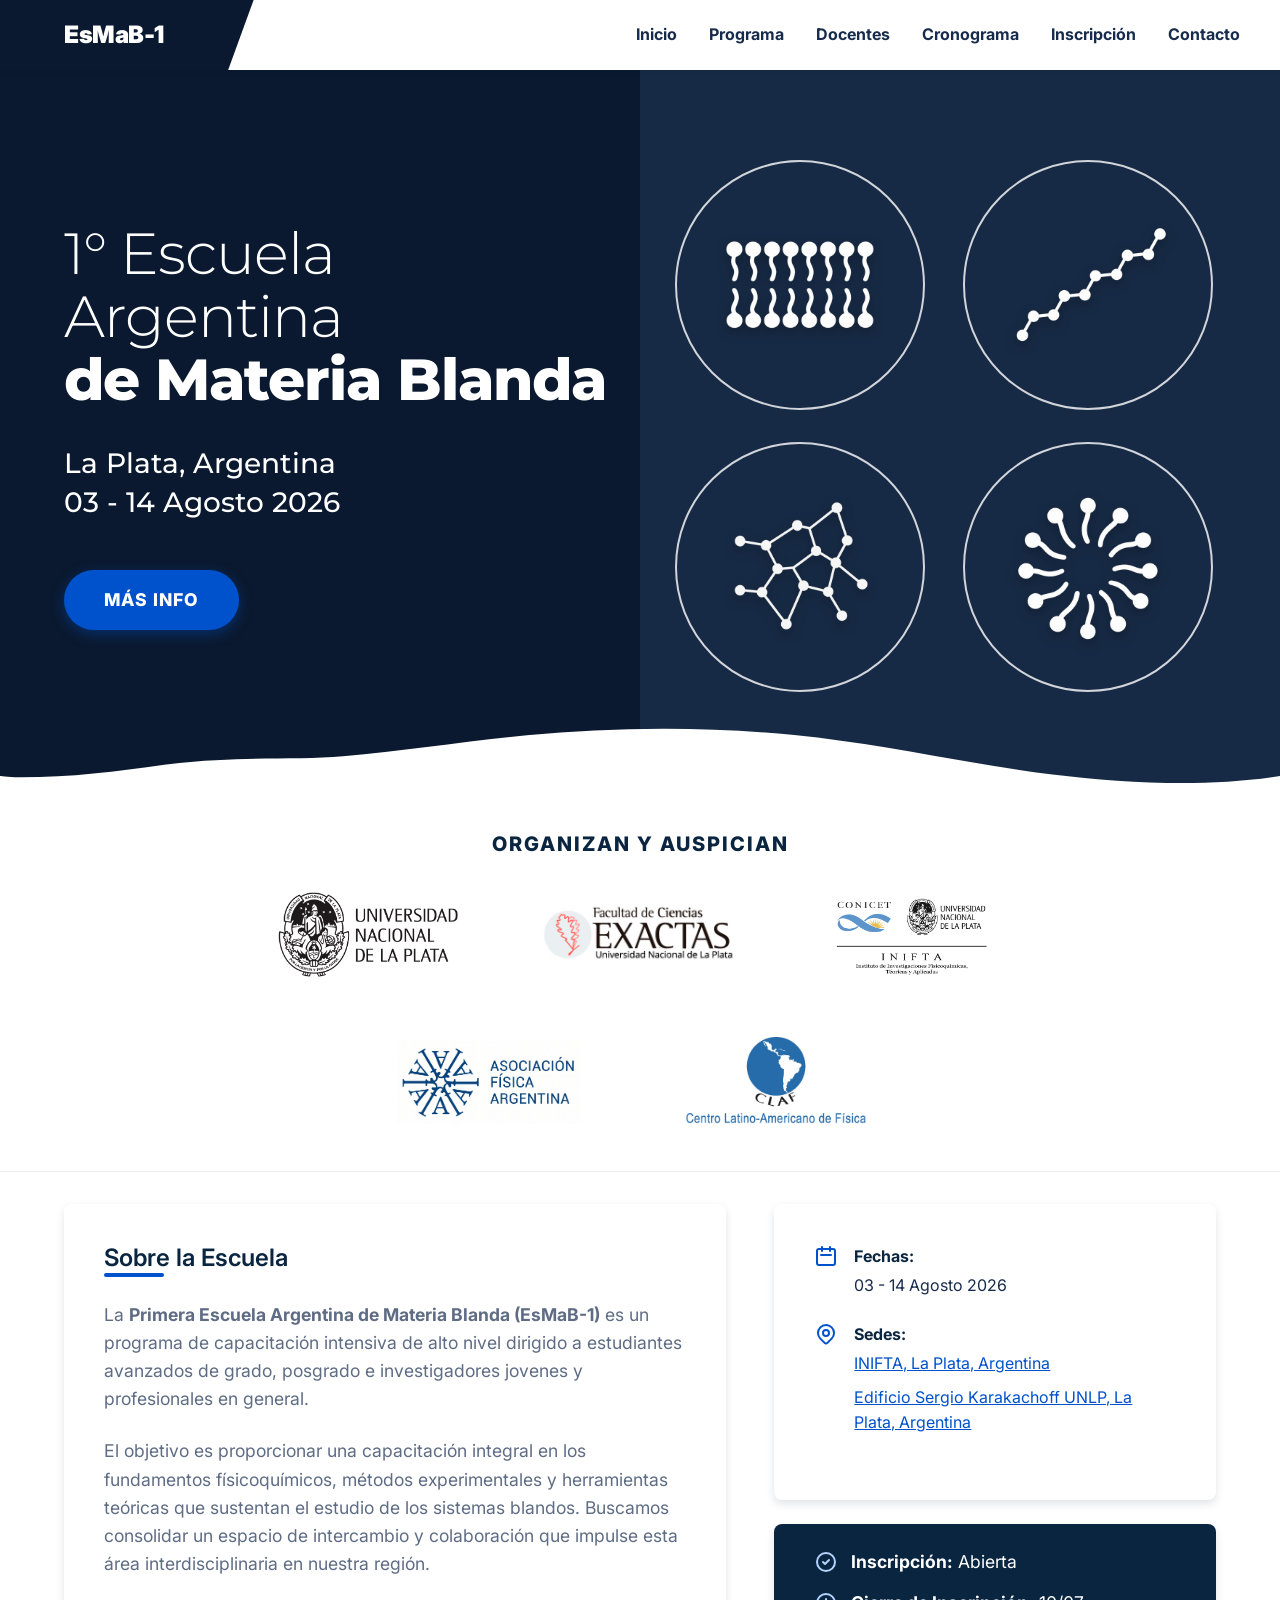
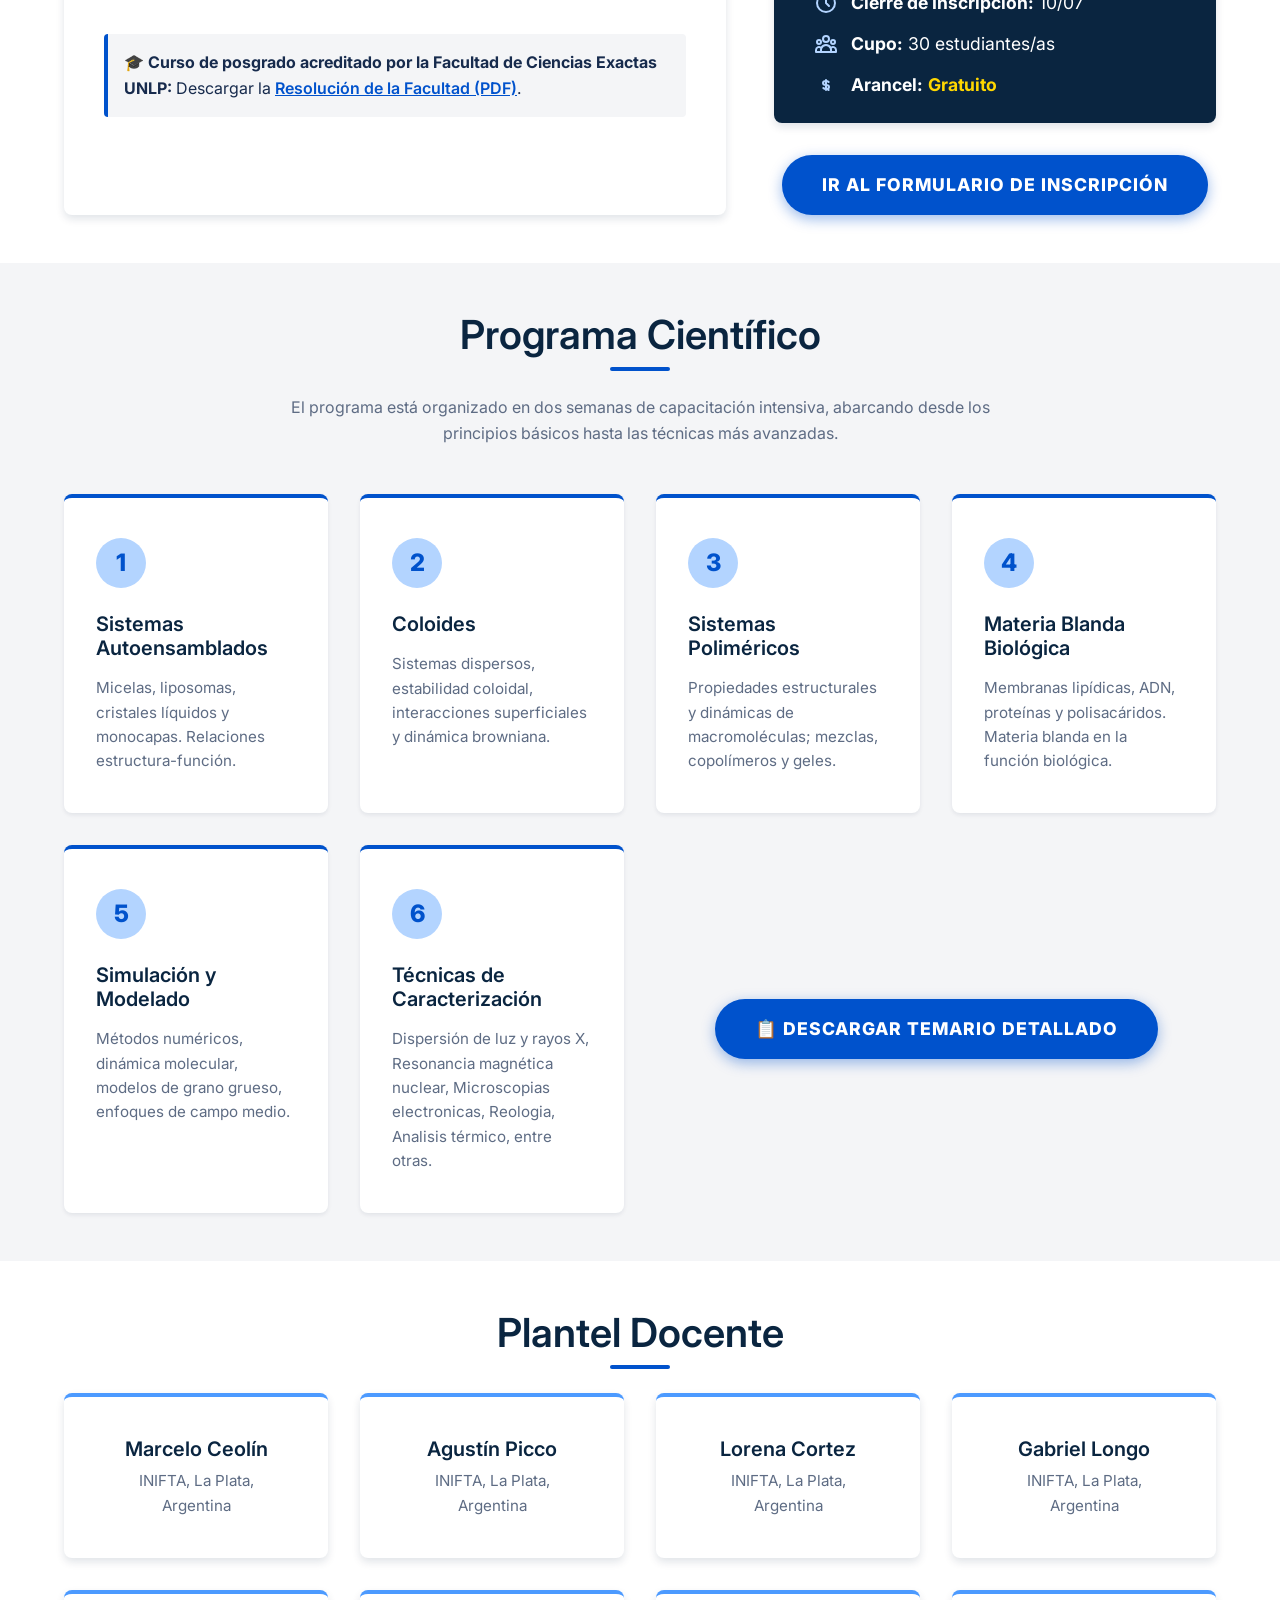
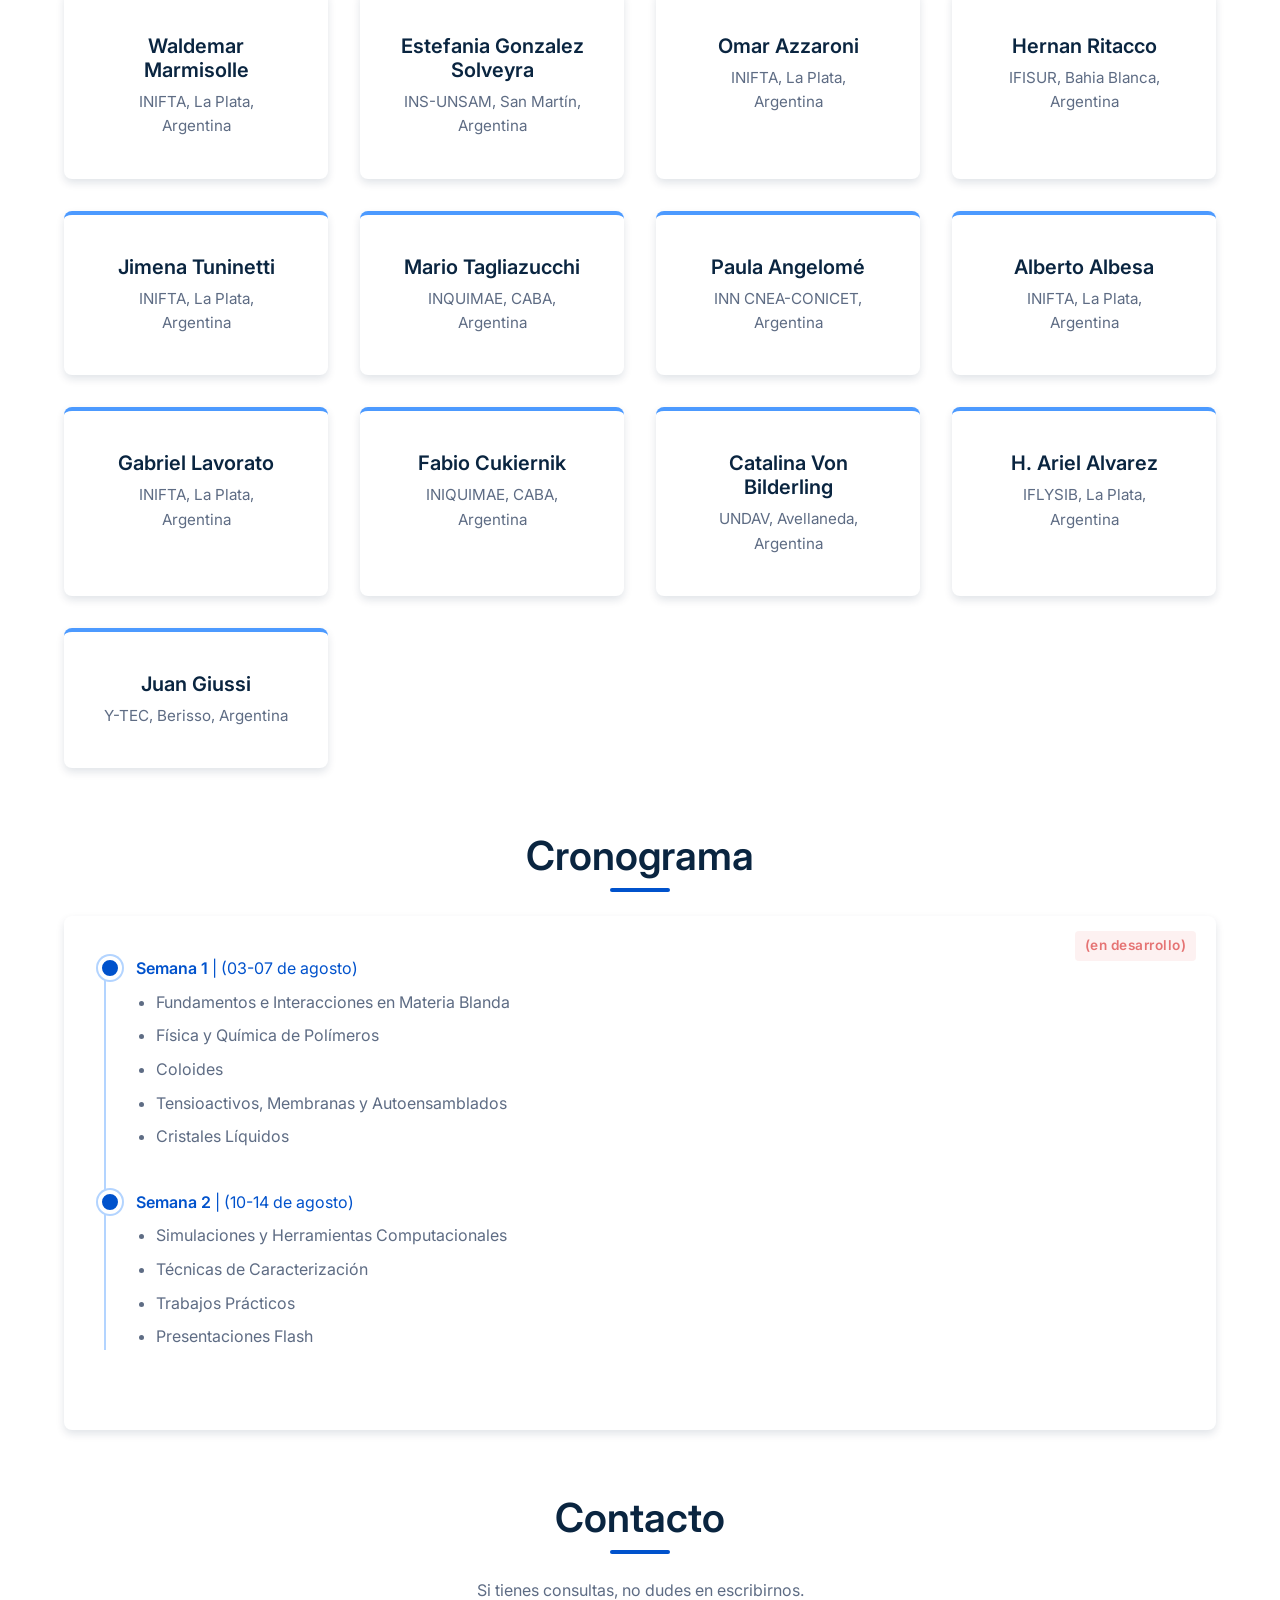
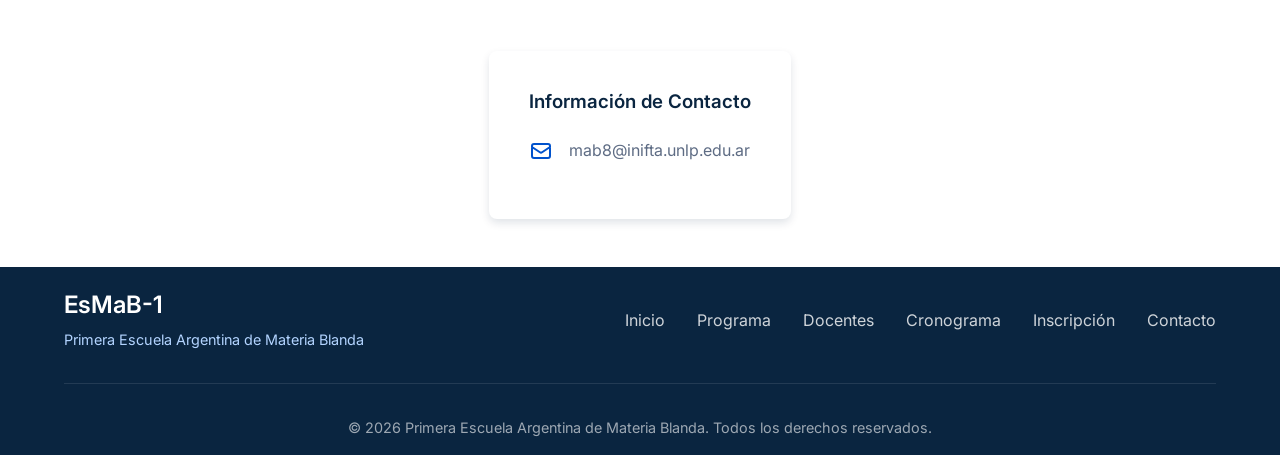
<file: index.html>
<!DOCTYPE html>
<html lang="es">

<head>
    <meta charset="UTF-8">
    <meta name="viewport" content="width=device-width, initial-scale=1.0">
    <title>Primera Escuela Argentina de Materia Blanda | EsMaB-1</title>

    <!-- SEO Básico -->
    <meta name="description"
        content="Primera Escuela Argentina de Materia Blanda (EsMaB-1) en La Plata, Argentina. Capacitación intensiva en fisicoquímica, coloides, polímeros y simulación.">
    <meta name="keywords"
        content="Materia Blanda, Escuela Argentina, EsMaB-1, INIFTA, La Plata, Coloides, Polímeros, Autoensamblado, Simulación, CONICET, UNLP">
    <meta name="author" content="Comité Organizador EsMaB-1">
    <meta name="robots" content="index, follow">

    <!-- Open Graph / Redes Sociales (Facebook, LinkedIn, WhatsApp) -->
    <meta property="og:type" content="website">
    <meta property="og:title" content="Primera Escuela Argentina de Materia Blanda">
    <meta property="og:description"
        content="Capacitación intensiva de alto nivel en materia blanda: 03 al 14 de Agosto 2026, La Plata, Argentina.">
    <meta property="og:image" content="red.png"> <!-- Idealmente usar una imagen específica para compartir -->

    <link rel="stylesheet" href="style.css?v=1.1">
    <link rel="preconnect" href="https://fonts.googleapis.com">
    <link rel="preconnect" href="https://fonts.gstatic.com" crossorigin>
    <link
        href="https://fonts.googleapis.com/css2?family=Inter:wght@300;400;600;800&family=Montserrat:wght@400;500;600;700&display=swap"
        rel="stylesheet">
</head>

<body>
    <!-- Navegación -->
    <nav class="navbar" id="navbar">
        <div class="nav-container">
            <div class="nav-logo-section">
                <a href="#inicio" class="logo-text">EsMaB-1</a>
            </div>
            <div class="mobile-menu-toggle" id="mobile-menu-toggle">
                <span></span>
                <span></span>
                <span></span>
            </div>
            <ul class="nav-links" id="nav-links">
                <li><a href="#inicio">Inicio</a></li>
                <li><a href="#programa">Programa</a></li>
                <li><a href="#docentes">Docentes</a></li>
                <li><a href="#cronograma">Cronograma</a></li>
                <li><a href="#inscripcion">Inscripción</a></li>
                <li><a href="#contacto">Contacto</a></li>
            </ul>
        </div>
    </nav>

    <!-- Sección Inicio / Hero -->
    <header id="inicio" class="hero-section">
        <div class="hero-content split-layout">
            <div class="hero-text-side">
                <h1 class="hero-title"><span class="font-light">1° Escuela Argentina</span><br>de Materia Blanda</h1>
                <div class="hero-date-location">
                    <p>La Plata, Argentina</p>
                    <p>03 - 14 Agosto 2026</p>
                </div>
                <a href="#sobre" class="cta-button">Más info</a>
            </div>
            <div class="hero-visual-side">
                <div class="icon-grid-2x2">
                    <div class="icon-circle">
                        <img src="bicapa.png" alt="Bicapa" class="hero-icon">
                    </div>
                    <div class="icon-circle">
                        <img src="cadena.png" alt="Cadena" class="hero-icon">
                    </div>
                    <div class="icon-circle">
                        <img src="red.png" alt="Red" class="hero-icon">
                    </div>
                    <div class="icon-circle">
                        <img src="micela.png" alt="Micela" class="hero-icon">
                    </div>
                </div>
            </div>
        </div>
        <!-- Forma de onda en la parte inferior del hero para un diseño más dinámico -->
        <div class="wave-divider">
            <svg data-name="Layer 1" xmlns="http://www.w3.org/2000/svg" viewBox="0 0 1200 120"
                preserveAspectRatio="none">
                <path
                    d="M321.39,56.44c58-10.79,114.16-30.13,172-41.86,82.39-16.72,168.19-17.73,250.45-.39C823.78,31,906.67,72,985.66,92.83c70.05,18.48,146.53,26.09,214.34,3V120H0V95.8C-1,95.8,11.23,98.63,20.25,98.63c45.39,0,89.56-11.45,133.56-25.13C223.75,54.76,275.52,65.06,321.39,56.44Z"
                    class="shape-fill"></path>
            </svg>
        </div>
    </header>

    <!-- Banner Institucional (Organizan y Auspician) -->
    <section class="institutional-banner">
        <div class="container">
            <p class="banner-title">ORGANIZAN Y AUSPICIAN</p>
            <div class="logos-grid">
                <div class="logos-row">
                    <a href="https://unlp.edu.ar/" target="_blank" rel="noopener noreferrer" class="logo-item">
                        <img src="logos/Unlp_marca_escudo.png" alt="UNLP" title="Universidad Nacional de La Plata" style="max-height: 85px; max-width: 100%; object-fit: contain;">
                    </a>
                    <a href="https://www.exactas.unlp.edu.ar/" target="_blank" rel="noopener noreferrer" class="logo-item">
                        <img src="logos/ciencias_exactas_unlp_large.jpg" alt="Facultad de Ciencias Exactas - UNLP" title="Facultad de Ciencias Exactas - UNLP" style="max-height: 85px; max-width: 100%; object-fit: contain;">
                    </a>
                    <a href="https://www.inifta.unlp.edu.ar/" target="_blank" rel="noopener noreferrer" class="logo-item">
                        <img src="logos/inifta_logo_large.png" alt="INIFTA" title="INIFTA" style="max-height: 85px; max-width: 100%; object-fit: contain;">
                    </a>
                </div>
                <div class="logos-row">
                    <a href="https://www.fisica.org.ar/" target="_blank" rel="noopener noreferrer" class="logo-item">
                        <img src="logos/logo afa.png" alt="Asociación Física Argentina" title="Asociación Física Argentina" style="max-height: 85px; max-width: 100%; object-fit: contain;">
                    </a>
                    <a href="https://claffisica.org.br/page/el-claf" target="_blank" rel="noopener noreferrer" class="logo-item logo-claf">
                        <img src="logos/claf.png" alt="Centro Latinoamericano de Física" title="Centro Latinoamericano de Física" style="max-height: 98px; max-width: 100%; object-fit: contain;">
                    </a>
                </div>
            </div>
        </div>
    </section>

    <!-- Sobre la Escuela y Dónde -->
    <section id="sobre" class="about-section">
        <div class="container two-columns">
            <div class="about-content box-shadow-card">
                <h2>Sobre la Escuela</h2>
                <div class="accent-line"></div>
                <p>La <strong>Primera Escuela Argentina de Materia Blanda (EsMaB-1)</strong> es un programa de
                    capacitación intensiva de alto nivel dirigido a estudiantes avanzados de grado, posgrado e
                    investigadores jovenes y profesionales en general.</p>
                <p>El objetivo es proporcionar una capacitación integral en los fundamentos físicoquímicos, métodos
                    experimentales y herramientas teóricas que sustentan el estudio de los sistemas blandos.
                    Buscamos consolidar un espacio de intercambio y colaboración que impulse esta área
                    interdisciplinaria en nuestra región.</p>
                <p style="margin-top: 3.5rem; padding: 1rem; background-color: var(--bg-light); border-left: 4px solid var(--secondary-color); border-radius: 4px; font-size: 1rem; color: var(--text-dark);">
                    🎓 <strong>Curso de posgrado acreditado por la Facultad de Ciencias Exactas UNLP:</strong> 
                    Descargar la <a href="Resolucion_Exactas_UNLP.pdf" target="_blank" style="color: var(--secondary-color); font-weight: 600; text-decoration: underline;">Resolución de la Facultad (PDF)</a>.
                </p>
            </div>

            <div class="right-column" style="display: flex; flex-direction: column; gap: 1.5rem;">
                <div class="location-content box-shadow-card">
                    <div class="info-item">
                        <svg class="icon" fill="none" stroke="currentColor" viewBox="0 0 24 24">
                            <path stroke-linecap="round" stroke-linejoin="round" stroke-width="2"
                                d="M8 7V3m8 4V3m-9 8h10M5 21h14a2 2 0 002-2V7a2 2 0 00-2-2H5a2 2 0 00-2 2v12a2 2 0 002 2z">
                            </path>
                        </svg>
                        <div>
                            <strong>Fechas:</strong>
                            <p>03 - 14 Agosto 2026</p>
                        </div>
                    </div>
                    <div class="info-item">
                        <svg class="icon" fill="none" stroke="currentColor" viewBox="0 0 24 24">
                            <path stroke-linecap="round" stroke-linejoin="round" stroke-width="2"
                                d="M17.657 16.657L13.414 20.9a1.998 1.998 0 01-2.827 0l-4.244-4.243a8 8 0 1111.314 0z">
                            </path>
                            <path stroke-linecap="round" stroke-linejoin="round" stroke-width="2"
                                d="M15 11a3 3 0 11-6 0 3 3 0 016 0z"></path>
                        </svg>
                        <div>
                            <strong>Sedes:</strong>
                            <p style="margin-bottom: 0.5rem;">
                                <a href="https://maps.app.goo.gl/SdLPpfBbeJgMUS24A" target="_blank"
                                    rel="noopener noreferrer"
                                    style="color: var(--secondary-color); text-decoration: underline;">
                                    INIFTA, La Plata, Argentina
                                </a>
                            </p>
                            <p>
                                <a href="https://maps.app.goo.gl/LdZJgouAqaRqaZ5cA" target="_blank"
                                    rel="noopener noreferrer"
                                    style="color: var(--secondary-color); text-decoration: underline;">
                                    Edificio Sergio Karakachoff UNLP, La Plata, Argentina
                                </a>
                            </p>
                        </div>
                    </div>
                </div>

                <div id="inscripcion" class="registration-summary box-shadow-card"
                    style="padding: 1.5rem 2.5rem; background-color: var(--primary-color); color: var(--text-light);">
                    <ul style="list-style: none; padding: 0;">
                        <li style="margin-bottom: 0.8rem; display: flex; align-items: center; gap: 0.8rem;">
                            <svg class="icon" style="color: var(--accent-light); width: 24px; height: 24px;" fill="none"
                                stroke="currentColor" viewBox="0 0 24 24">
                                <path stroke-linecap="round" stroke-linejoin="round" stroke-width="2"
                                    d="M9 12l2 2 4-4m6 2a9 9 0 11-18 0 9 9 0 0118 0z"></path>
                            </svg>
                            <span style="font-size: 1.1rem; color: var(--text-light);"><strong>Inscripción:</strong>
                                Abierta</span>
                        </li>
                        <li style="margin-bottom: 0.8rem; display: flex; align-items: center; gap: 0.8rem;">
                            <svg class="icon" style="color: var(--accent-light); width: 24px; height: 24px;" fill="none"
                                stroke="currentColor" viewBox="0 0 24 24">
                                <path stroke-linecap="round" stroke-linejoin="round" stroke-width="2"
                                    d="M12 8v4l3 3m6-3a9 9 0 11-18 0 9 9 0 0118 0z"></path>
                            </svg>
                            <span style="font-size: 1.1rem; color: var(--text-light);"><strong>Cierre de
                                    Inscripción:</strong> 10/07</span>
                        </li>
                        <li style="margin-bottom: 0.8rem; display: flex; align-items: center; gap: 0.8rem;">
                            <svg class="icon" style="color: var(--accent-light); width: 24px; height: 24px;" fill="none"
                                stroke="currentColor" viewBox="0 0 24 24">
                                <path stroke-linecap="round" stroke-linejoin="round" stroke-width="2"
                                    d="M17 20h5v-2a3 3 0 00-5.356-1.857M17 20H7m10 0v-2c0-.656-.126-1.283-.356-1.857M7 20H2v-2a3 3 0 015.356-1.857M7 20v-2c0-.656.126-1.283.356-1.857m0 0a5.002 5.002 0 019.288 0M15 7a3 3 0 11-6 0 3 3 0 016 0zm6 3a2 2 0 11-4 0 2 2 0 014 0zM7 10a2 2 0 11-4 0 2 2 0 014 0z">
                                </path>
                            </svg>
                            <span style="font-size: 1.1rem; color: var(--text-light);"><strong>Cupo:</strong>
                                30 estudiantes/as</span>
                        </li>
                        <li style="display: flex; align-items: center; gap: 0.8rem;">
                            <svg class="icon" style="color: var(--accent-light); width: 24px; height: 24px;" fill="none"
                                stroke="currentColor" viewBox="0 0 24 24">
                                <path stroke-linecap="round" stroke-linejoin="round" stroke-width="2"
                                    d="M12 8c-1.657 0-3 .895-3 2s1.343 2 3 2 3 .895 3 2-1.343 2-3 2m0-8c1.11 0 2.08.407 2.651 1M12 8V7m0 1v8m0 0v1m0-1c-1.11 0-2.08-.407-2.651-1M12 16c1.11 0 2.08.407 2.651 1M12 16v1m0-1V8">
                                </path>
                            </svg>
                            <span style="font-size: 1.1rem; color: var(--text-light);"><strong>Arancel:</strong>
                                <strong style="color: #FFD700;">Gratuito</strong></span>
                        </li>
                    </ul>
                </div>
                <div style="text-align: center; margin-top: -0.5rem;">
                    <a href="https://forms.gle/FUMQKDmBJF7EuE6s7" class="cta-button w-100" target="_blank"
                        rel="noopener noreferrer">Ir al Formulario de Inscripción</a>
                </div>
            </div>
        </div>
    </section>

    <!-- Programa -->
    <section id="programa" class="program-section bg-light">
        <div class="container">
            <h2 class="section-title">Programa Científico</h2>
            <div class="accent-line center"></div>
            <p class="section-subtitle">El programa está organizado en dos semanas de capacitación intensiva, abarcando
                desde los principios básicos hasta las técnicas más avanzadas.</p>

            <div class="program-grid">
                <div class="program-card">
                    <div class="card-icon">1</div>
                    <h3>Sistemas Autoensamblados</h3>
                    <p>Micelas, liposomas, cristales líquidos y monocapas. Relaciones estructura-función.</p>
                </div>
                <div class="program-card">
                    <div class="card-icon">2</div>
                    <h3>Coloides</h3>
                    <p>Sistemas dispersos, estabilidad coloidal, interacciones superficiales y dinámica browniana.</p>
                </div>
                <div class="program-card">
                    <div class="card-icon">3</div>
                    <h3>Sistemas Poliméricos</h3>
                    <p>Propiedades estructurales y dinámicas de macromoléculas; mezclas, copolímeros y geles.</p>
                </div>
                <div class="program-card">
                    <div class="card-icon">4</div>
                    <h3>Materia Blanda Biológica</h3>
                    <p>Membranas lipídicas, ADN, proteínas y polisacáridos. Materia blanda en la función biológica.</p>
                </div>
                <div class="program-card">
                    <div class="card-icon">5</div>
                    <h3>Simulación y Modelado</h3>
                    <p>Métodos numéricos, dinámica molecular, modelos de grano grueso, enfoques de campo medio.</p>
                </div>
                <div class="program-card">
                    <div class="card-icon">6</div>
                    <h3>Técnicas de Caracterización</h3>
                    <p>Dispersión de luz y rayos X, Resonancia magnética nuclear, Microscopias electronicas, Reologia, Analisis térmico, entre otras.
                    </p>
                </div>
                <div class="program-link-card">
                    <a href="temario_Esmab-1.pdf" class="cta-button" target="_blank" style="margin-top: 0;">📋 Descargar Temario Detallado</a>
                </div>
            </div>
        </div>
    </section>

    <!-- Docentes -->
    <section id="docentes" class="teachers-section">
        <div class="container">
            <h2 class="section-title">Plantel Docente</h2>
            <div class="accent-line center"></div>
            <div class="teachers-grid">
                <div class="teacher-card box-shadow-card">
                    <h3>Marcelo Ceolín</h3>
                    <p>INIFTA, La Plata, Argentina</p>
                </div>
                <div class="teacher-card box-shadow-card">
                    <h3>Agustín Picco</h3>
                    <p>INIFTA, La Plata, Argentina</p>
                </div>
                <div class="teacher-card box-shadow-card">
                    <h3>Lorena Cortez</h3>
                    <p>INIFTA, La Plata, Argentina</p>
                </div>
                <div class="teacher-card box-shadow-card">
                    <h3>Gabriel Longo</h3>
                    <p>INIFTA, La Plata, Argentina</p>
                </div>
                <div class="teacher-card box-shadow-card">
                    <h3>Waldemar Marmisolle</h3>
                    <p>INIFTA, La Plata, Argentina</p>
                </div>
                <div class="teacher-card box-shadow-card">
                    <h3>Estefania Gonzalez Solveyra</h3>
                    <p>INS-UNSAM, San Martín, Argentina</p>
                </div>
                <div class="teacher-card box-shadow-card">
                    <h3>Omar Azzaroni</h3>
                    <p>INIFTA, La Plata, Argentina</p>
                </div>
                <div class="teacher-card box-shadow-card">
                    <h3>Hernan Ritacco</h3>
                    <p>IFISUR, Bahia Blanca, Argentina</p>
                </div>
                <div class="teacher-card box-shadow-card">
                    <h3>Jimena Tuninetti</h3>
                    <p>INIFTA, La Plata, Argentina</p>
                </div>
                <div class="teacher-card box-shadow-card">
                    <h3>Mario Tagliazucchi</h3>
                    <p>INQUIMAE, CABA, Argentina</p>
                </div>
                <div class="teacher-card box-shadow-card">
                    <h3>Paula Angelomé</h3>
                    <p>INN CNEA-CONICET, Argentina</p>
                </div>
                <div class="teacher-card box-shadow-card">
                    <h3>Alberto Albesa</h3>
                    <p>INIFTA, La Plata, Argentina</p>
                </div>
                <div class="teacher-card box-shadow-card">
                    <h3>Gabriel Lavorato</h3>
                    <p>INIFTA, La Plata, Argentina</p>
                </div>
                <div class="teacher-card box-shadow-card">
                    <h3>Fabio Cukiernik</h3>
                    <p>INIQUIMAE, CABA, Argentina</p>
                </div>
                <div class="teacher-card box-shadow-card">
                    <h3>Catalina Von Bilderling</h3>
                    <p>UNDAV, Avellaneda, Argentina</p>
                </div>
                <div class="teacher-card box-shadow-card">
                    <h3>H. Ariel Alvarez</h3>
                    <p>IFLYSIB, La Plata, Argentina</p>
                </div>
                <div class="teacher-card box-shadow-card">
                    <h3>Juan Giussi</h3>
                    <p>Y-TEC, Berisso, Argentina</p>
                </div>
            </div>
        </div>
    </section>

    <!-- Cronograma -->
    <section id="cronograma" class="schedule-section">
        <div class="container">
            <h2 class="section-title">Cronograma</h2>
            <div class="accent-line center"></div>

            <div class="schedule-container box-shadow-card" style="position: relative;">
                <span class="status-tag">(en desarrollo)</span>
                <ul class="timeline">
                    <li>
                        <div class="timeline-time">Semana 1 <span style="font-weight: normal;">| (03-07 de
                                agosto)</span>
                        </div>
                        <div class="timeline-content">
                            <ul style="list-style-type: disc; margin-left: 20px; color: var(--text-muted);">
                                <li style="margin-bottom: 0.5rem;">Fundamentos e Interacciones en Materia Blanda</li>
                                <li style="margin-bottom: 0.5rem;">Física y Química de Polímeros</li>
                                <li style="margin-bottom: 0.5rem;">Coloides</li>
                                <li style="margin-bottom: 0.5rem;">Tensioactivos, Membranas y Autoensamblados</li>
                                <li style="margin-bottom: 0.5rem;">Cristales Líquidos</li>
                            </ul>
                        </div>
                    </li>
                    <li>
                        <div class="timeline-time">Semana 2 <span style="font-weight: normal;">| (10-14 de
                                agosto)</span>
                        </div>
                        <div class="timeline-content">
                            <ul style="list-style-type: disc; margin-left: 20px; color: var(--text-muted);">
                                <li style="margin-bottom: 0.5rem;">Simulaciones y Herramientas Computacionales</li>
                                <li style="margin-bottom: 0.5rem;">Técnicas de Caracterización</li>
                                <li style="margin-bottom: 0.5rem;">Trabajos Prácticos</li>
                                <li style="margin-bottom: 0.5rem;">Presentaciones Flash</li>
                            </ul>
                        </div>
                    </li>
                </ul>
            </div>
        </div>
    </section>



    <!-- Contacto -->
    <section id="contacto" class="contact-section">
        <div class="container">
            <h2 class="section-title">Contacto</h2>
            <div class="accent-line center"></div>
            <p class="section-subtitle">Si tienes consultas, no dudes en escribirnos.</p>

            <div class="contact-grid">
                <div class="contact-info box-shadow-card">
                    <h3>Información de Contacto</h3>
                    <ul class="contact-list">
                        <li>
                            <svg class="icon" fill="none" stroke="currentColor" viewBox="0 0 24 24">
                                <path stroke-linecap="round" stroke-linejoin="round" stroke-width="2"
                                    d="M3 8l7.89 5.26a2 2 0 002.22 0L21 8M5 19h14a2 2 0 002-2V7a2 2 0 00-2-2H5a2 2 0 00-2 2v10a2 2 0 002 2z">
                                </path>
                            </svg>
                            <span>mab8@inifta.unlp.edu.ar</span>
                        </li>
                    </ul>
                </div>

            </div>
        </div>
    </section>

    <!-- Footer -->
    <footer class="footer">
        <div class="container">
            <div class="footer-content">
                <div class="footer-logo">
                    <h2>EsMaB-1</h2>
                    <p>Primera Escuela Argentina de Materia Blanda</p>
                </div>
                <div class="footer-links">
                    <a href="#inicio">Inicio</a>
                    <a href="#programa">Programa</a>
                    <a href="#docentes">Docentes</a>
                    <a href="#cronograma">Cronograma</a>
                    <a href="#inscripcion">Inscripción</a>
                    <a href="#contacto">Contacto</a>
                </div>
            </div>
            <div class="footer-bottom">
                <p>&copy; 2026 Primera Escuela Argentina de Materia Blanda. Todos los derechos reservados.</p>
            </div>
        </div>
    </footer>

    <script src="script.js"></script>
</body>

</html>
</file>
<file: style.css>
/* Variables y Paleta de Colores (Azules y Celestes) */
:root {
    --primary-color: #0A2540; /* Azul oscuro elegante */
    --secondary-color: #0052CC; /* Azul medio intenso */
    --accent-color: #4C9AFF; /* Celeste brillante */
    --accent-light: #B3D4FF; /* Celeste suave */
    
    --bg-light: #F4F5F7; /* Fondo gris muy claro/azulado */
    --bg-white: #FFFFFF;
    
    --text-dark: #172B4D;
    --text-muted: #5E6C84;
    --text-light: #FFFFFF;
    
    --shadow-sm: 0 2px 4px rgba(9, 30, 66, 0.08);
    --shadow-md: 0 4px 8px rgba(9, 30, 66, 0.12);
    --shadow-lg: 0 8px 16px rgba(9, 30, 66, 0.16);
    
    --radius: 8px;
    --transition: all 0.3s ease;
}

/* Reseteo y Estilos Base */
* {
    margin: 0;
    padding: 0;
    box-sizing: border-box;
}

html {
    scroll-behavior: smooth;
    font-family: 'Inter', -apple-system, BlinkMacSystemFont, "Segoe UI", Roboto, Helvetica, Arial, sans-serif;
    overflow-x: hidden;
}

body {
    background-color: var(--bg-white);
    color: var(--text-dark);
    line-height: 1.6;
    font-size: 16px;
    overflow-x: hidden;
    width: 100%;
}

h1, h2, h3, h4 {
    font-weight: 600;
    line-height: 1.2;
    color: var(--primary-color);
}

a {
    text-decoration: none;
    color: var(--secondary-color);
    transition: var(--transition);
}

a:hover {
    color: var(--accent-color);
}

/* Utilidades */
.container {
    max-width: 1200px;
    margin: 0 auto;
    padding: 0 24px;
}

.bg-light { background-color: var(--bg-light); }
.bg-primary { background-color: var(--primary-color); }
.text-white { color: var(--text-light); }
.text-white h2, .text-white h3, .text-white p { color: var(--text-light); }
.center-text { text-align: center; }
.w-100 { width: 100%; }

.section-title {
    text-align: center;
    font-size: 2.5rem;
    margin-bottom: 0.5rem;
}

.section-subtitle {
    text-align: center;
    color: var(--text-muted);
    margin-bottom: 3rem;
    max-width: 700px;
    margin-left: auto;
    margin-right: auto;
}

.accent-line {
    height: 4px;
    width: 60px;
    background-color: var(--secondary-color);
    border-radius: 2px;
    margin-bottom: 1.5rem;
}

/* Estilos para etiquetas de estado */
.status-tag {
    position: absolute;
    top: 15px;
    right: 20px;
    font-size: 0.85rem;
    font-weight: 600;
    color: #e57373; /* Rojo suave */
    background-color: rgba(229, 115, 115, 0.1);
    padding: 4px 10px;
    border-radius: 4px;
    letter-spacing: 0.5px;
}
.accent-line.center { margin: 0 auto 1.5rem auto; }
.accent-line.light { background-color: var(--accent-color); }

.box-shadow-card {
    background: var(--bg-white);
    border-radius: var(--radius);
    padding: 2.5rem;
    box-shadow: var(--shadow-md);
    transition: var(--transition);
}

.box-shadow-card:hover {
    box-shadow: var(--shadow-lg);
}

.icon {
    width: 24px;
    height: 24px;
    min-width: 24px;
    flex-shrink: 0;
    color: var(--secondary-color);
}

/* Botones */
.cta-button {
    display: inline-block;
    background-color: var(--secondary-color);
    color: var(--text-light);
    padding: 14px 28px;
    border-radius: 30px;
    font-weight: 600;
    font-size: 1.1rem;
    box-shadow: 0 4px 14px rgba(0, 82, 204, 0.4);
    transition: var(--transition);
    border: none;
    cursor: pointer;
}

.cta-button:hover {
    background-color: var(--accent-color);
    color: var(--text-light);
    transform: translateY(-2px);
    box-shadow: 0 6px 20px rgba(76, 154, 255, 0.5);
}

.btn-outline-light {
    display: inline-block;
    background-color: transparent;
    color: var(--text-light);
    padding: 12px 28px;
    border-radius: 30px;
    font-weight: 600;
    border: 2px solid var(--text-light);
    transition: var(--transition);
}

.btn-outline-light:hover {
    background-color: var(--text-light);
    color: var(--primary-color);
}

.navbar {
    position: fixed;
    top: 0;
    left: 0;
    width: 100%;
    background-color: #ffffff;
    box-shadow: var(--shadow-sm);
    z-index: 1000;
    transition: var(--transition);
}

.nav-container {
    max-width: 1200px;
    margin: 0 auto;
    display: flex;
    justify-content: space-between;
    align-items: center;
}

.nav-logo-section {
    position: relative;
    padding: 1rem 4rem 1rem 24px;
    z-index: 1;
}

.nav-logo-section::before {
    content: '';
    position: absolute;
    top: 0;
    left: -100vw;
    right: 0;
    bottom: 0;
    background-color: #0A192F;
    transform: skewX(-20deg);
    transform-origin: bottom left;
    z-index: -1;
}

.logo-text {
    font-weight: 900;
    font-size: 1.5rem;
    color: #ffffff;
    letter-spacing: -0.5px;
    display: block;
}

.nav-links {
    display: flex;
    list-style: none;
    gap: 2rem;
}

.nav-links a {
    color: var(--text-dark);
    font-weight: bold;
    position: relative;
    padding: 0.5rem 0;
}

.nav-links a::after {
    content: '';
    position: absolute;
    bottom: 0;
    left: 0;
    width: 0;
    height: 2px;
    background-color: var(--secondary-color);
    transition: var(--transition);
}

.nav-links a:hover::after {
    width: 100%;
}

.mobile-menu-toggle {
    display: none;
    flex-direction: column;
    cursor: pointer;
    gap: 5px;
}

.mobile-menu-toggle span {
    display: block;
    width: 25px;
    height: 3px;
    background-color: var(--primary-color);
    border-radius: 3px;
    transition: var(--transition);
}

/* Hero Section */
.hero-section {
    position: relative;
    padding: 10rem 0 6rem 0;
    background: linear-gradient(90deg, #0A192F 50%, #172A45 50%);
    color: var(--text-light);
    text-align: center;
    overflow: hidden;
}

.hero-content {
    position: relative;
    z-index: 2;
    max-width: 1200px;
    margin: 0 auto;
    padding: 0 24px;
}

.hero-content.split-layout {
    display: grid;
    grid-template-columns: 1fr 1fr;
    align-items: center;
    gap: 4rem;
    text-align: left;
}

.hero-text-side {
    display: flex;
    flex-direction: column;
    gap: 2rem;
}

.icon-grid-2x2 {
    display: grid;
    grid-template-columns: repeat(2, 1fr);
    gap: 2rem;
    justify-items: center;
    align-items: center;
}

.hero-date-location {
    font-family: 'Montserrat', sans-serif;
    font-size: clamp(14px, 2.2vw, 1.8rem);
    text-align: left;
    font-weight: 500;
    line-height: 1.4;
    color: var(--text-light);
}

.hero-date-location p {
    margin: 0;
}

.icon-circle {
    display: flex;
    justify-content: center;
    align-items: center;
    width: clamp(140px, 22vw, 250px);
    height: clamp(140px, 22vw, 250px);
    background-color: transparent;
    border: 2px solid rgba(255, 255, 255, 0.8);
    border-radius: 50%;
    padding: 30px;
    transition: all 0.3s ease;
}

.icon-circle:hover {
    border-color: #ffffff;
    transform: scale(1.08);
}

.hero-icon {
    width: 100%;
    height: 100%;
    object-fit: contain;
    filter: drop-shadow(0 4px 6px rgba(0,0,0,0.3));
}

.hero-section h1.hero-title {
    font-family: 'Montserrat', sans-serif;
    color: var(--text-light);
    font-size: clamp(24px, 4.5vw, 3.8rem);
    font-weight: 800;
    margin: 0;
    letter-spacing: -1px;
    line-height: 1.1;
    white-space: normal;
}

.hero-section h1.hero-title .font-light {
    font-weight: 300;
    display: inline-block;
}

.cta-button {
    display: inline-block;
    padding: 1rem 2.5rem;
    background-color: var(--secondary-color);
    color: white;
    font-weight: 800;
    text-transform: uppercase;
    letter-spacing: 1px;
    border-radius: 50px;
    transition: var(--transition);
    text-align: center;
    width: fit-content;
    margin-top: 1rem;
}

.cta-button:hover {
    transform: translateY(-3px);
    box-shadow: 0 10px 20px rgba(0,0,0,0.2);
    background-color: #0081d5;
}

.hero-section .subtitle {
    font-size: 1.5rem;
    font-weight: 300;
    margin-bottom: 2.5rem;
    color: var(--accent-light);
}

.wave-divider {
    position: absolute;
    bottom: 0;
    left: 0;
    width: 100%;
    overflow: hidden;
    line-height: 0;
}

.wave-divider svg {
    display: block;
    width: calc(100% + 1.3px);
    height: 60px;
}

.wave-divider .shape-fill {
    fill: var(--bg-white);
}

/* Secciones Generales */
section {
    padding: 3rem 0;
}

.schedule-section, .contact-section {
    padding-top: 1rem;
}

.about-section {
    padding-top: 2rem;
}

.two-columns {
    display: grid;
    grid-template-columns: 3fr 2fr;
    gap: 3rem;
}

.about-content p {
    margin-bottom: 1.5rem;
    font-size: 1.1rem;
    color: var(--text-muted);
}

.info-item {
    display: flex;
    align-items: flex-start;
    gap: 1rem;
    margin-bottom: 1.5rem;
    text-align: left;
}

.info-item strong {
    display: block;
    color: var(--primary-color);
    margin-bottom: 0.2rem;
}

.info-item p {
    margin: 0;
}

/* Programa */
.program-grid {
    display: grid;
    grid-template-columns: repeat(auto-fit, minmax(250px, 1fr));
    gap: 2rem;
}

.program-card {
    background: var(--bg-white);
    padding: 2.5rem 2rem;
    border-radius: var(--radius);
    box-shadow: var(--shadow-sm);
    border-top: 4px solid var(--secondary-color);
    transition: var(--transition);
}

.program-card:hover {
    transform: translateY(-5px);
    box-shadow: var(--shadow-md);
}

.card-icon {
    width: 50px;
    height: 50px;
    background-color: var(--accent-light);
    color: var(--secondary-color);
    border-radius: 50%;
    display: flex;
    align-items: center;
    justify-content: center;
    font-size: 1.5rem;
    font-weight: 800;
    margin-bottom: 1.5rem;
}

.program-card h3 {
    margin-bottom: 1rem;
    font-size: 1.25rem;
}

.program-card p {
    color: var(--text-muted);
    font-size: 0.95rem;
}

.program-link-card {
    grid-column: span 2;
    align-self: center;
    display: flex;
    align-items: center;
    justify-content: center;
}

/* Docentes */
.teachers-grid {
    display: grid;
    grid-template-columns: repeat(auto-fit, minmax(250px, 1fr));
    gap: 2rem;
}

.teacher-card {
    text-align: center;
    border-top: 4px solid var(--accent-color);
}

.teacher-card h3 {
    margin-bottom: 0.5rem;
    font-size: 1.25rem;
    color: var(--primary-color);
}

.teacher-card p {
    color: var(--text-muted);
    font-size: 0.95rem;
}

/* Cronograma */
.placeholder-text {
    text-align: center;
    font-style: italic;
    color: var(--text-muted);
    margin-bottom: 2rem;
}

.timeline {
    list-style: none;
    position: relative;
    padding-left: 2rem;
}

.timeline::before {
    content: '';
    position: absolute;
    left: 0;
    top: 0;
    bottom: 0;
    width: 2px;
    background-color: var(--accent-light);
}

.timeline > li {
    position: relative;
    margin-bottom: 2.5rem;
}

.timeline > li::before {
    content: '';
    position: absolute;
    left: -2.35rem;
    top: 0;
    width: 16px;
    height: 16px;
    border-radius: 50%;
    background-color: var(--secondary-color);
    border: 4px solid var(--bg-white);
    box-shadow: 0 0 0 2px var(--accent-light);
}

.timeline-time {
    font-weight: 600;
    color: var(--secondary-color);
    margin-bottom: 0.5rem;
}

.timeline-content h4 {
    margin-bottom: 0.5rem;
}

.timeline-content p {
    color: var(--text-muted);
}

/* Inscripción */
.registration-info {
    display: flex;
    justify-content: center;
    gap: 2rem;
    margin: 3rem 0;
    flex-wrap: wrap;
}

.info-card.dark {
    background-color: rgba(255, 255, 255, 0.1);
    padding: 2rem;
    border-radius: var(--radius);
    min-width: 250px;
    border: 1px solid rgba(255, 255, 255, 0.2);
}

.info-card.dark h3 {
    color: var(--accent-light);
    font-size: 1rem;
    margin-bottom: 0.5rem;
}

.info-card.dark .highlight {
    font-size: 1.5rem;
    font-weight: 600;
}

/* Contacto */
.contact-grid {
    display: flex;
    justify-content: center;
}

.contact-list {
    list-style: none;
    margin-top: 1.5rem;
}

.contact-list li {
    display: flex;
    align-items: center;
    gap: 1rem;
    margin-bottom: 1rem;
    color: var(--text-muted);
}

.form-group {
    margin-bottom: 1.5rem;
}

.form-group label {
    display: block;
    margin-bottom: 0.5rem;
    font-weight: 500;
    color: var(--text-dark);
}

.form-group input,
.form-group textarea {
    width: 100%;
    padding: 12px 16px;
    border: 1px solid #DFE1E6;
    border-radius: var(--radius);
    font-family: inherit;
    font-size: 1rem;
    transition: var(--transition);
}

.form-group input:focus,
.form-group textarea:focus {
    outline: none;
    border-color: var(--secondary-color);
    box-shadow: 0 0 0 3px rgba(0, 82, 204, 0.2);
}

/* Footer */
.footer {
    background-color: var(--primary-color);
    color: var(--text-light);
    padding: 1.5rem 0 1rem 0;
}

.footer-content {
    display: flex;
    justify-content: space-between;
    align-items: center;
    border-bottom: 1px solid rgba(255, 255, 255, 0.1);
    padding-bottom: 2rem;
    margin-bottom: 2rem;
    flex-wrap: wrap;
    gap: 2rem;
}

.footer-logo h2 {
    color: var(--text-light);
    margin-bottom: 0.5rem;
}

.footer-logo p {
    color: var(--accent-light);
    font-size: 0.9rem;
}

.footer-links {
    display: flex;
    gap: 2rem;
    flex-wrap: wrap;
    justify-content: center;
}

.footer-links a {
    color: var(--text-light);
    opacity: 0.8;
}

.footer-links a:hover {
    opacity: 1;
    color: var(--accent-light);
}

.footer-bottom {
    text-align: center;
    color: rgba(255, 255, 255, 0.6);
    font-size: 0.9rem;
}

/* Responsive */
@media (max-width: 900px) {
    .two-columns, .contact-grid {
        grid-template-columns: 1fr;
    }
}

@media (max-width: 768px) {
    .hero-section h1 { font-size: 2.5rem; }
    .hero-section .subtitle { font-size: 1.2rem; }
    
    .mobile-menu-toggle { display: flex; }
    
    .nav-links {
        position: absolute;
        top: 100%;
        left: 0;
        width: 100%;
        background-color: var(--bg-white);
        flex-direction: column;
        gap: 0;
        box-shadow: var(--shadow-md);
        display: none;
    }
    
    .nav-links.active { display: flex; }
    
    .nav-links li {
        text-align: center;
        border-bottom: 1px solid var(--bg-light);
    }
    
    .nav-links a {
        display: block;
        padding: 1rem;
    }
    
    .section-title { font-size: 2rem; }

    /* Hero: layout dividido apilado en móvil */
    .hero-section {
        background: linear-gradient(180deg, #0A192F 0%, #10213A 100%);
    }

    .hero-content.split-layout {
        grid-template-columns: 1fr;
        gap: 3rem;
        text-align: center;
        padding: 0 12px;
    }

    .hero-text-side {
        align-items: center;
    }

    .icon-grid-2x2 {
        gap: 1.5rem;
        max-width: 300px;
        margin: 0 auto;
    }

    .hero-icon {
        height: clamp(50px, 15vw, 120px);
    }

    .hero-date-location {
        text-align: center;
        font-size: clamp(12px, 3.5vw, 1.2rem);
    }

    .footer-content {
        flex-direction: column;
        text-align: center;
        gap: 1.5rem;
    }
}

/* Pantallas muy chicas (menos de 380px) */
@media (max-width: 380px) {
    .hero-section h1.hero-title {
        font-size: 24px;
        letter-spacing: -0.5px;
    }
    .hero-icon {
        height: clamp(40px, 12vw, 80px);
    }
    .hero-date-location {
        font-size: 11px;
    }
}

/* Banner Institucional (Organizan y Auspician) */
.institutional-banner {
    padding: 2.5rem 0;
    border-bottom: 1px solid rgba(9, 30, 66, 0.08);
}

.banner-title {
    text-align: center;
    font-size: 1.25rem;
    font-weight: 800;
    letter-spacing: 2px;
    color: var(--primary-color);
    margin-bottom: 2rem;
}

.logos-grid {
    display: flex;
    flex-direction: column;
    align-items: center;
    gap: 3.5rem;
}

.logos-row {
    display: flex;
    justify-content: center;
    align-items: center;
    flex-wrap: wrap;
    gap: 4.5rem;
    width: 100%;
}

.logo-item {
    display: flex;
    justify-content: center;
    align-items: center;
    height: 85px;
    width: 200px;
    transition: var(--transition);
}

.logo-claf {
    height: 98px;
    width: 230px;
}

.logo-item img {
    max-height: 100%;
    max-width: 100%;
    object-fit: contain;
    transition: var(--transition);
}

.logo-item:hover img {
    transform: scale(1.08);
}

/* Responsividad para el banner */
@media (max-width: 768px) {
    .institutional-banner {
        padding: 2rem 0;
    }
    .banner-title {
        font-size: 1.1rem;
        margin-bottom: 1.5rem;
    }
    .logos-grid {
        gap: 2rem;
    }
    .logos-row {
        gap: 2.5rem;
    }
    .logo-item {
        height: 65px;
        width: 150px;
    }
    .logo-claf {
        height: 75px;
        width: 173px;
    }
}

@media (max-width: 480px) {
    .banner-title {
        font-size: 1rem;
        letter-spacing: 1px;
    }
    .logos-grid {
        gap: 1.5rem;
    }
    .logos-row {
        gap: 1.8rem;
    }
    .logo-item {
        height: 55px;
        width: 120px;
    }
    .logo-claf {
        height: 63px;
        width: 138px;
    }
}
</file>
